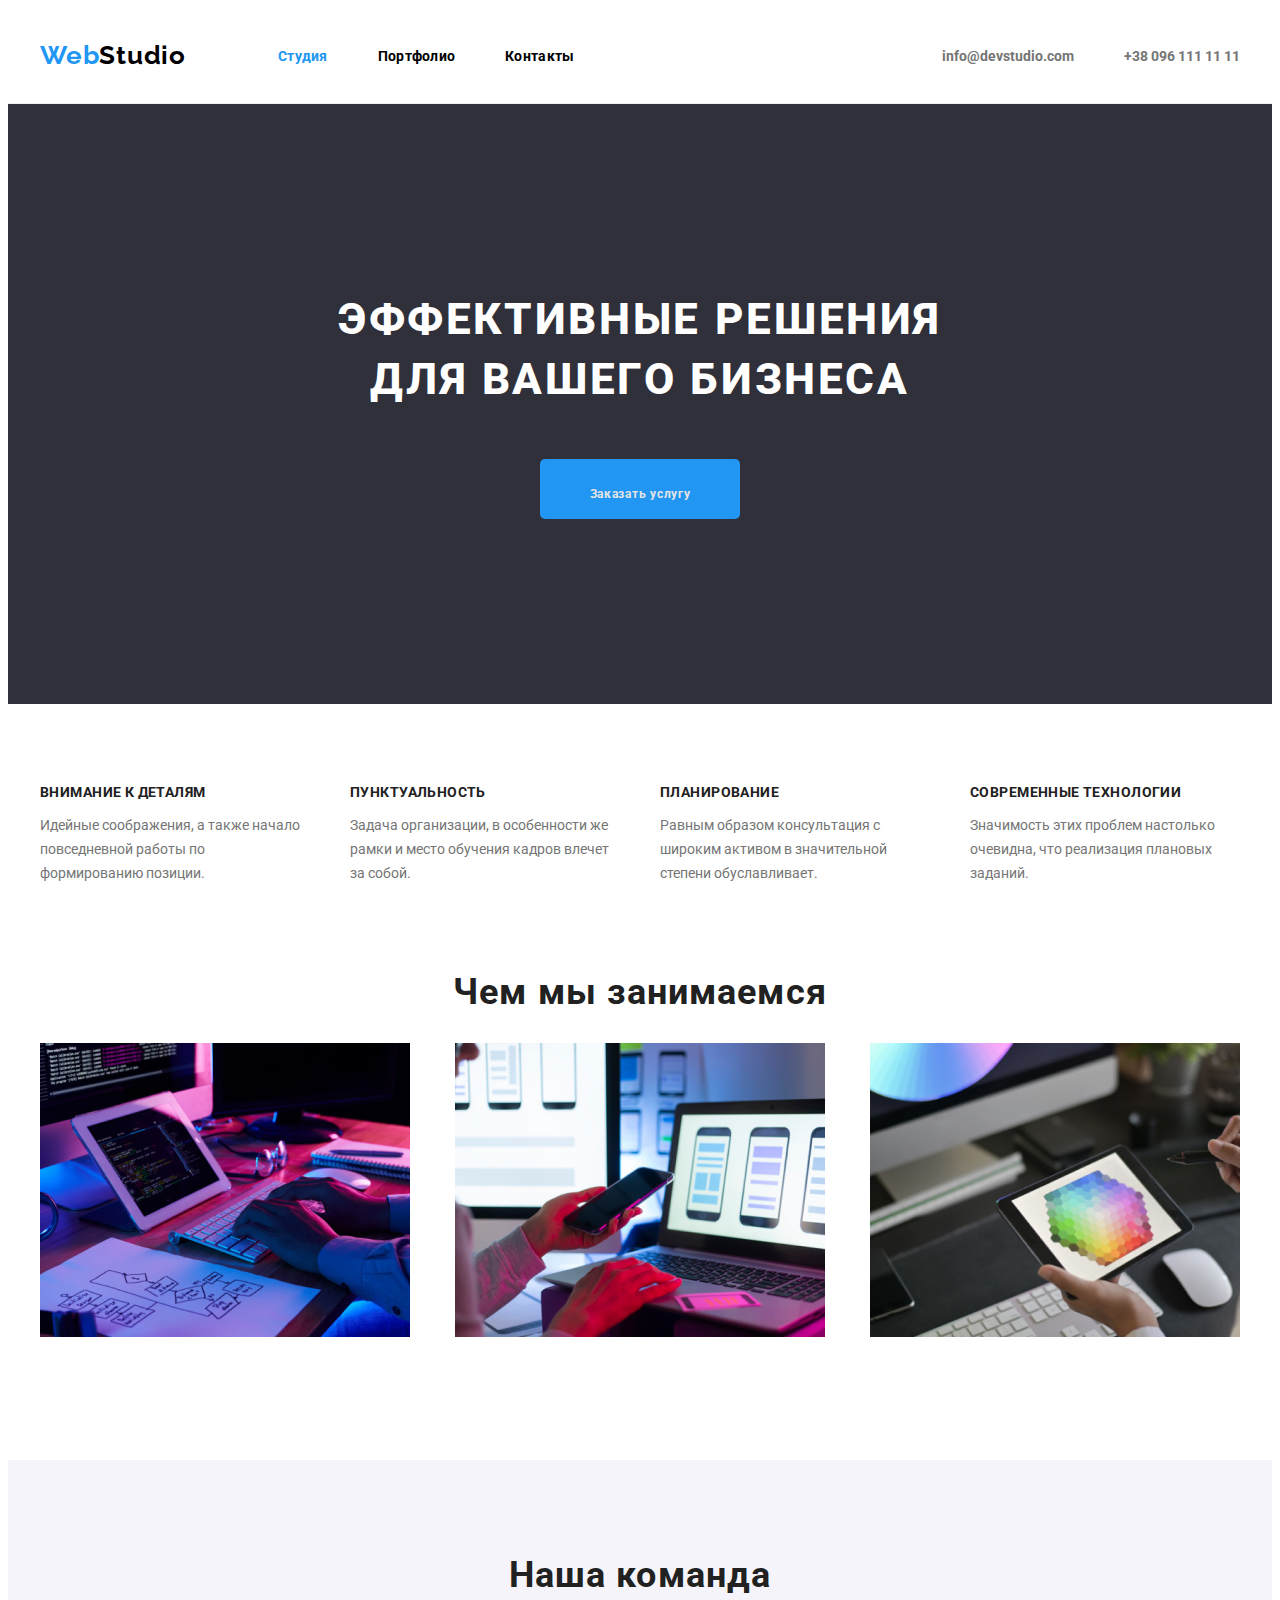
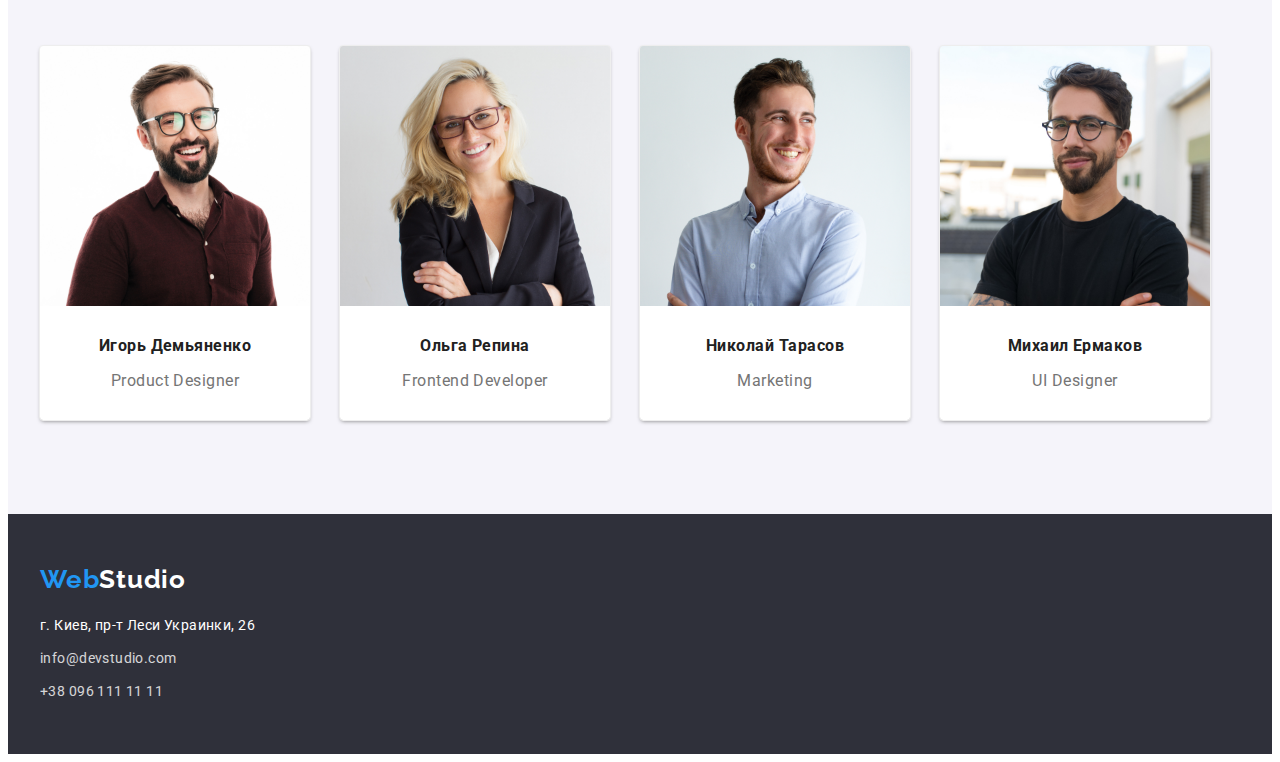
<file: index.htm>
<!DOCTYPE html>
<html lang="ru">
    <head>
        <meta charset="UTF-8">
        <link rel="stylesheet" href="https://cdnjs.cloudflare.com/ajax/libs/modern-normalize/1.0.0/modern-normalize.css"
            integrity="sha512-Zx6MlUMKSVJoQ+83OwhdILe8cSEsCzfqThJd7J/VA2UrK6Ctj85p+xzqfyuNXE5B1k25uUdmJ2OzItbBy9GHAQ=="
            crossorigin="anonymous" />
        <title lang="en">WebStudio_main_page</title>
        <link rel="preconnect" href="https://fonts.gstatic.com">
        <link href="https://fonts.googleapis.com/css2?family=Raleway:wght@700&family=Roboto:wght@400;500;700;900&display=swap"
            rel="stylesheet">
        <link rel="stylesheet" href="./CSS/styles1.css">
    </head>
    <body>
        <header class="header">
            <div class="header-container container">
                <nav class="header-left-navigation">
                    <a href="" class="logo"><span>Web</span>Studio</a>
                    <ul class="main-menu">
                        <li><a href="./index.htm" class="main-menu-title current"><b>Студия</b></a></li>
                        <li><a href="./portfolio.htm" class="main-menu-title"><b>Портфолио</b></a></li>
                        <li><a href="#" class="main-menu-title"><b>Контакты</b></a></li>
                    </ul>
                </nav>
                <address class="header-address">
                    <a class="header-right-navigation" href="mailto:info@devstudio.com"> info@devstudio.com</a>
                    <a class="header-right-navigation" href="tel:+380961111111"> +38 096 111 11 11</a>
                </address>
            </div>
        </header>
        <main>
            <section class="moto-section">
                <div class="moto-container">
                    <h1>Эффективные решения для вашего бизнеса</h1>
                    <a href="#"class="button">Заказать услугу</a>
                </div>
            </section>
            <!--HERO-->
            <section class="preferences">
                <div class="preferences-container container">
                    <ul>
                        <li><h2> Внимание к деталям</h2>
                        <p>Идейные соображения, а также начало повседневной работы по формированию позиции.</p></li>
                        <li><h2>Пунктуальность</h2>
                        <p>Задача организации, в особенности же рамки и место обучения кадров влечет за собой.</p></li>
                        <li><h2>Планирование</h2>
                        <p>Равным образом консультация с широким активом в значительной степени обуславливает.</p></li>
                        <li><h2>Современные технологии</h2>
                        <p>Значимость этих проблем настолько очевидна, что реализация плановых заданий.</p></li>
                    </ul>
                </div>
            </section>
            <section class="what-we-do">
                <div class="what-we-do-container container">
                    <h2>Чем мы занимаемся</h2>
                    <ul class="what-we-do-pictures">
                        <li><img src="./images/box1.png" alt="frontend" width="370"/></li>
                        <li><img src="./images/box2.png" alt="backend" width="370"/></li>    
                        <li><img src="./images/box3.png" alt="design" width="370"/></li>
                    </ul>
                </div>
            </section>
            <section class="our-team">
                <div class="our-team-container container">
                <h2>Наша команда</h2>
                    <ul>
                        <li><img src="./images/img1.jpg" alt="Игорь Демьяненко" width="270"/>
                            <div class="our-team-img-tittle">
                                <h3>Игорь Демьяненко</h3>
                                <p lang="en">Product Designer</p>
                            </div>
                        </li>
                        <li><img src="./images/img2.jpg" alt="Ольга Репина" width="270"/>
                            <div class="our-team-img-tittle">
                                <h3>Ольга Репина</h3>
                                <p lang="en">Frontend Developer</p>
                            </div>
                        </li>
                        <li><img src="./images/img3.jpg" alt="Николай Тарасов" width="270"/>
                            <div class="our-team-img-tittle">
                                <h3>Николай Тарасов</h3>
                                <p lang="en">Marketing</p>
                            </div>
                        </li>
                        <li>
                            <img src="./images/img4.jpg" alt="Михаил Ермаков" width="270"/>
                            <div class="our-team-img-tittle">
                                <h3>Михаил Ермаков</h3>
                                <p lang="en">UI Designer</p>
                            </div>
                        </li>
                    </ul>
                </div>
            </section>
        </main>
        <footer class="footer">
            <div class="footer-container container">
                <a href="" class="logo"> <span>Web</span>Studio</a>
                <address>
                    <ul>
                        <li>г. Киев, пр-т Леси Украинки, 26</li>
                        <li>
                            <a href="mailto:info@devstudio.com"> info@devstudio.com</a>
                        </li>
                        <li>
                            <a href="tel:+380961111111"> +38 096 111 11 11</a>
                        </li>
                    </ul>
                </address>
            </div>
        </footer>
    </body>
</html>
</file>
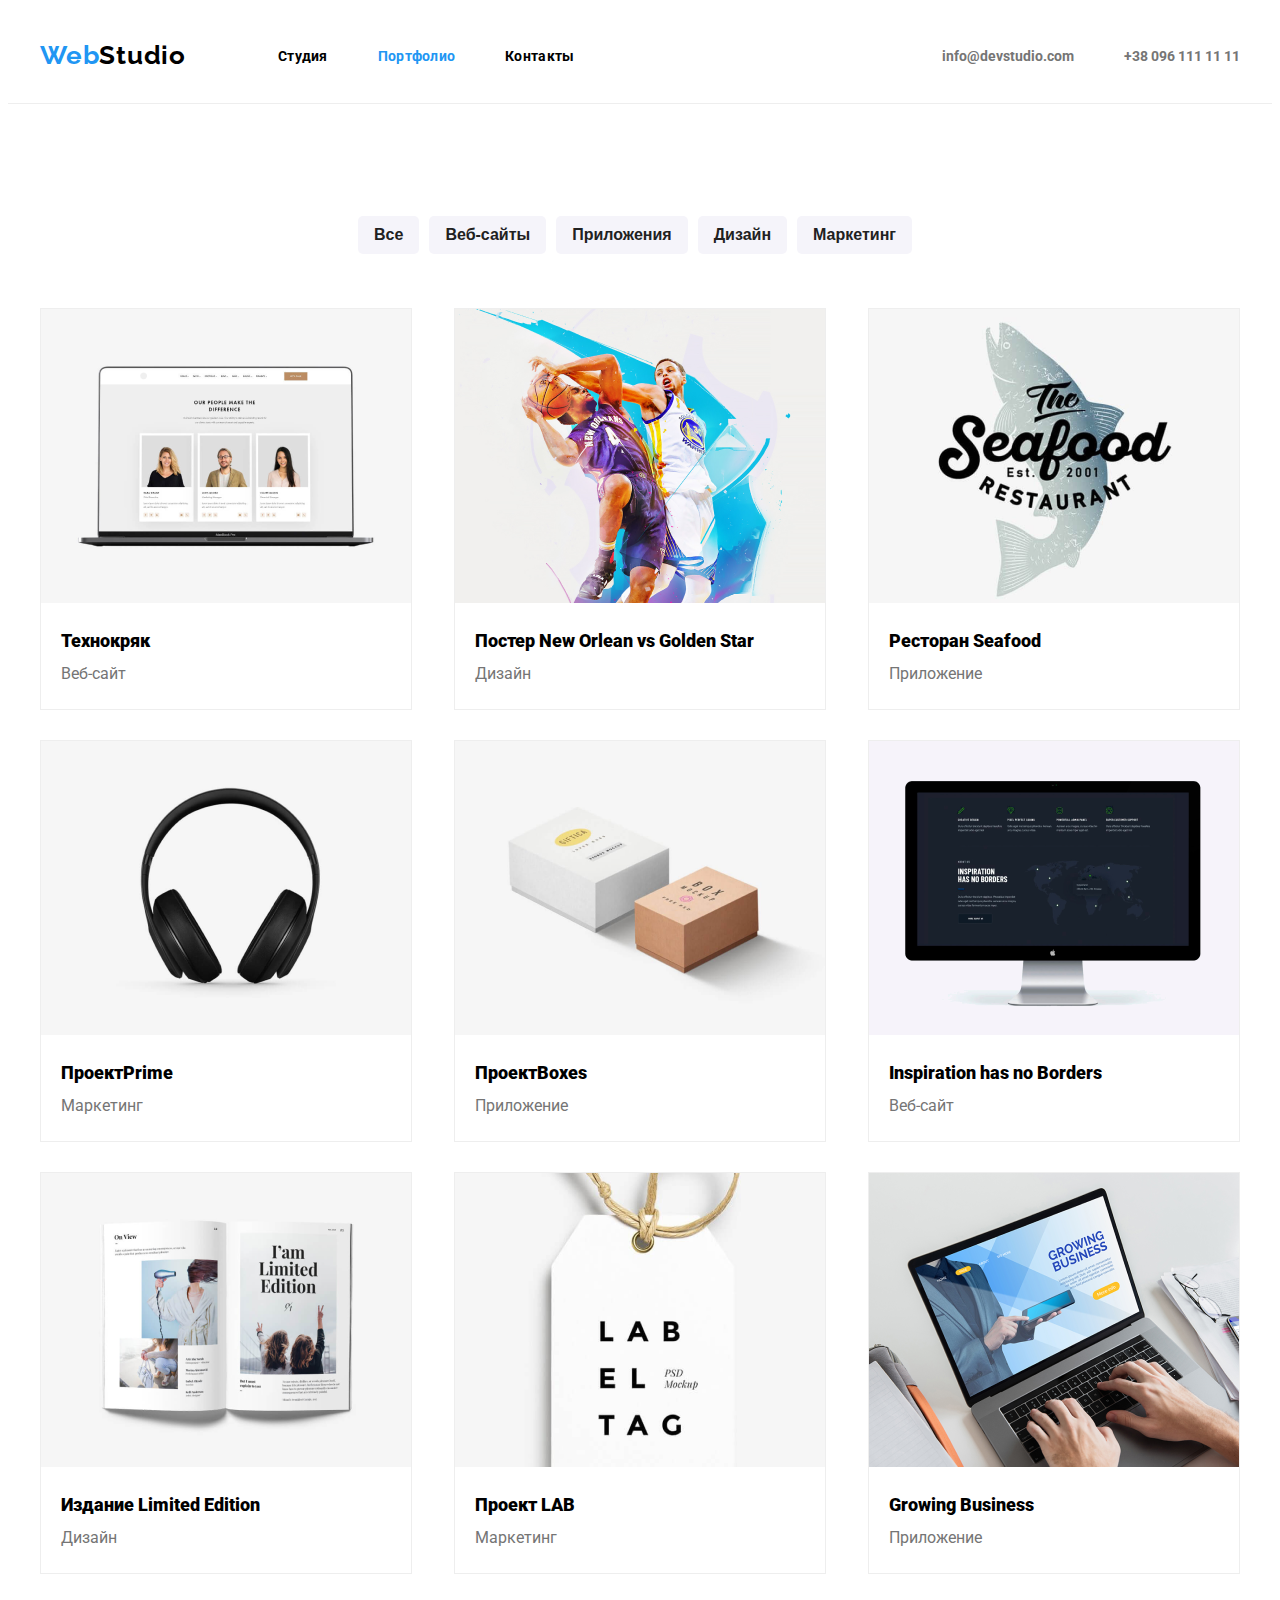
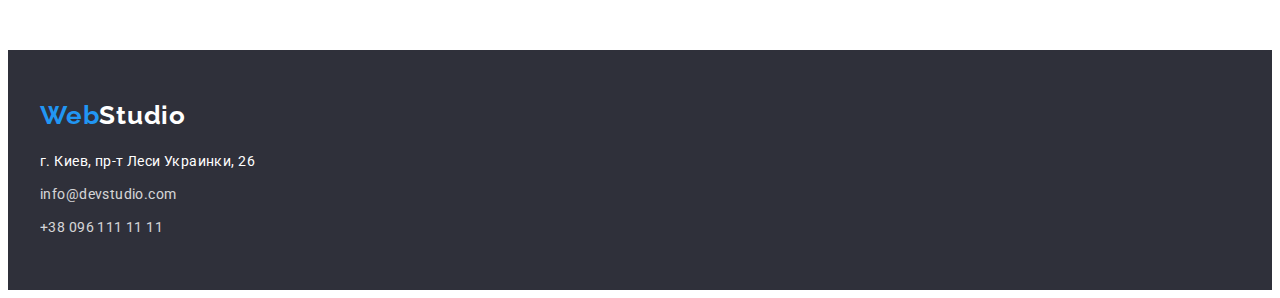
<file: portfolio.htm>
<!DOCTYPE html>
<html lang="ru">
    <head>
        <meta charset="UTF-8">
        <link rel="stylesheet" href="https://cdnjs.cloudflare.com/ajax/libs/modern-normalize/1.0.0/modern-normalize.css"
            integrity="sha512-Zx6MlUMKSVJoQ+83OwhdILe8cSEsCzfqThJd7J/VA2UrK6Ctj85p+xzqfyuNXE5B1k25uUdmJ2OzItbBy9GHAQ=="
            crossorigin="anonymous" />
        <title lang="en">WebStudio_main_page</title>
        <link rel="preconnect" href="https://fonts.gstatic.com">
        <link href="https://fonts.googleapis.com/css2?family=Raleway:wght@700&family=Roboto:wght@400;500;700;900&display=swap"
            rel="stylesheet">
        <link rel="stylesheet" href="./CSS/styles1.css">
    </head>
    <body>
        <header class="header">
            <div class="header-container container">
                <nav class="header-left-navigation">
                    <a href="" class="logo"><span>Web</span>Studio</a>
                    <ul class="main-menu">
                        <li><a href="./index.htm" class="main-menu-title"><b>Студия</b></a></li>
                        <li><a href="./portfolio.htm" class="main-menu-title current"><b>Портфолио</b></a></li>
                        <li><a href="#" class="main-menu-title"><b>Контакты</b></a></li>
                    </ul>
                </nav>
                <address class="header-address">
                <a class="header-right-navigation" href="mailto:info@devstudio.com"> info@devstudio.com</a>
                <a class="header-right-navigation" href="tel:+380961111111"> +38 096 111 11 11</a>
                </address>
            </div>
        </header>
        <main>
            <section class="portfolio">
                <div class="container">
                    <nav class="buttons">
                        <ul>
                            <li><button type="button">Все</button></li>
                            <li><button type="button">Веб-сайты</button></li>
                            <li><button type="button">Приложения</button></li>
                            <li><button type="button">Дизайн</button></li>
                            <li><button type="button">Маркетинг</button></li>
                        </ul>
                    </nav>
                    <div class="pictures">
                        <ul>
                            <li><a href=""><img src="./images/technokriak.png" alt="лептоп" width="370" height="294"/>
                                <div class="pictures-tittle">
                                    <h3><b>Технокряк</b></h3>
                                    <p>Веб-сайт</p></a>
                                </div>
                            </li>
                            <li><a href=""><img src="./images/poster_new_orlean_vs_golden_star.png" alt="постер - Новый Орлеан" width="370" height="294" />
                                <div class="pictures-tittle">
                                    <h3> <b>Постер </b><b lang="en">New Orlean vs Golden Star</b></h3>
                                    <p>Дизайн</p></a>
                                </div>
                            </li>
                            <li><a href=""><img src="./images/restaurant_seafood.png" alt="постер-ресторан морепродуктов" width="370" height="294" />
                                <div class="pictures-tittle">
                                    <h3><b>Ресторан </b><b lang="en">Seafood</b></h3>
                                    <p>Приложение</p></a>
                                </div>
                            </li>
                            <li><a href=""><img src="./images/headphones.png" alt="наушники" width="370" height="294" />
                                <div class="pictures-tittle">
                                    <h3><b>Проект</b><b lang="en">Prime</b></h3>
                                    <p>Маркетинг</p></a>
                                </div>
                            </li>
                            <li><a href=""><img src="./images/project_boxes.png" alt="ящики" width="370" height="294" />
                                <div class="pictures-tittle">
                                    <h3><b>Проект</b><b lang="en">Boxes</b></h3>
                                    <p>Приложение</p></a>
                                </div>
                            </li>
                            <li><a href=""><img src="./images/inspiration_has_noborders.png" alt="монитор компьютера" width="370" height="294" />
                                <div class="pictures-tittle">
                                    <h3><b lang="en">Inspiration has no Borders</b></h3>
                                    <p>Веб-сайт</p></a>
                                </div>
                            </li>
                            <li><a href=""><img src="./images/book.png" alt="книга" width="370" height="294" />
                                <div class="pictures-tittle">
                                    <h3><b>Издание </b><b lang="en">Limited Edition</b></h3>
                                    <p>Дизайн</p></a>
                                </div>
                            </li>
                            <li><a href=""><img src="./images/label.png" alt="бирка" width="370" height="294" />
                                <div class="pictures-tittle">
                                    <h3><b>Проект </b><b lang="en">LAB</b></h3>
                                    <p>Маркетинг</p></a>
                                </div>
                            </li>
                            <li><a href=""><img src="./images/lap_top.png" alt="сайт на экране компьютера" width="370" height="294" />
                                <div class="pictures-tittle">
                                    <h3><b lang="en">Growing Business</b></h3>
                                    <p>Приложение</p></a>
                                </div>
                            </li>
                        </ul>
                    </div>
                </div>
            </section>
        </main>
        <footer class="footer">
            <div class="footer-container container">
                <a href="" class="logo"> <span>Web</span>Studio</a>
                <address>
                    <ul>
                        <li>г. Киев, пр-т Леси Украинки, 26</li>
                        <li>
                            <a href="mailto:info@devstudio.com"> info@devstudio.com</a>
                        </li>
                        <li>
                            <a href="tel:+380961111111"> +38 096 111 11 11</a>
                        </li>
                    </ul>
                </address>
            </div>
        </footer>
    </body>
</html>
</file>
<file: CSS/styles1.css>
:root {
  --primary-text-color: color: #212121;
  --primary-background-color: color: #E5E5E5;
}
body {
  font-family: "Raleway", sans-serif;
  font-family: "Roboto", sans-serif;
  color: #212121;
}
a {
  text-decoration: none;
  color: #000000;
}
a:hover,
a:focus {
  color: #2196f3;
}
h1,
h2,
h3 {
  font-family: "Roboto";
  margin: 0;
}
ul{
  margin: 0;
  padding: 0;
}
img{
  display:block;
}
.header{
  border-bottom: solid 1px #eeeeee;
  padding: 32px 0;
}
.container{
  width: 1200px;
  padding-left: 15px;
  padding-right: 15px;
  margin-left: auto;
  margin-right: auto;
}
.header-container {
  display: flex;
}
a.logo {
  width: 145px;
  height: 31px;
  color: #000000;
  font-family: "Raleway";
  line-height: normal;
  font-size: 26px;
  font-weight: 700;
  letter-spacing: 0.03em;
  margin-right: 93px;
}
.logo > span {
  color: #2196f3;
}
.header-left-navigation,
.header-address {
  display: flex;
  align-items: center;
}
.header-address {
  align-items: center;
  font-style: normal;
  margin-left: auto;
}
.header-right-navigation {
  font-size: 14px;
  line-height: normal;
  text-decoration: none;
  font-weight: 700;
  color: #757575;
}
.main-menu {
  display: flex;
  list-style: none;
  margin: auto;
}
.main-menu li .current {
  color: #2196f3;
}
.main-menu li:not(:last-child),
.header-right-navigation:not(:last-child) {
  margin-right: 50px;
}
.main-menu a {
  font-size: 14px;
  font-weight: 400;
  letter-spacing: 0.02em;
  padding: 6px 0;
}
.moto-section{
  background-color: #2f303a;
  width: 100%;
  height: 600px;
  display: flex;
  align-items: center;
  justify-content: center;
}
.moto-container {
  width: 696px;
  display: flex;
  align-items: center;
  justify-content: center;
  text-align: center;
  flex-wrap: wrap;
}
.moto-container h1 {
  font-size: 44px;
  line-height: 1.364;
  letter-spacing: 0.06em;
  font-weight: 800;
  color: #ffff;
  text-transform: uppercase;
  margin-bottom: 50px;
}
.moto-container .button {
  display: inline-block;
  align-content:space-around;
  width: 200px;
  height: 50px;
  color: #e5e5e5;
  background-color: #2196f3;
  font-size: 12px;
  font-weight: 700;
  padding-top: 10px;
  line-height: 2.5;
  letter-spacing: 0.06em;
  border-radius: 5px;
}
.preferences{
  padding: 80px 0 94px;
}
.preferences-container ul {
  display: flex;
  flex-direction: row;
  justify-content: space-between;
  list-style: none;
}
.preferences-container h2 {
  font-size: 14px;
  font-weight: 700;
  line-height: normal;
  letter-spacing: 0.03em;
  text-align: left;
  text-transform: uppercase;
  color: #212121;
}
.preferences-container li {
  width: 270px;
  height: 93px;
  font-size: 14px;
  color: #757575;
  line-height: 1.714;
  font-weight: 400;
  text-align: left;
}
.preferences-container li:not(:last-child){
  margin-right: 30px;
}
.what-we-do{
  padding-bottom: 123px;
}
.what-we-do-container h2 {
  text-align: center;
  font-size: 36px;
  font-weight: 700;
  letter-spacing: 0.03em;
  margin: 0;
  padding-bottom: 30px;
}
.what-we-do-pictures {
  display: flex;
  flex-direction: row;
  justify-content: space-between;
  list-style: none;
  width: 100%;
}
.our-team{
  background-color: #f5f4fa;
  width: 100%;
  align-items: center;
  padding: 94px 0;
}
.our-team-container ul {
  list-style: none;
  display: flex;
}
.our-team-container h2 {
  text-align: center;
  font-size: 36px;
  font-weight: 700;
  letter-spacing: 0.03em;
  margin-bottom: 50px;
}
.our-team-container li {
  text-align: center;
  outline-color: #eeeeee;
  outline-style: solid;
  outline-width: 1px;
  background-color: #ffffff;
  box-shadow: 0px 2px 4px -1px #757575;
  border-radius: 3px;
}
.our-team-container li:not(:last-child){
  margin-right: 30px;
}
.our-team-img-tittle{
  justify-items: center;
  padding: 30px;
}
.our-team-container h3 {
  font-size: 16px;
  font-weight: 400px;
  letter-spacing: 0.03em;
}
.our-team-container p {
  color: #757575;
  letter-spacing: 0.03em;
  margin-top: 16px;
  margin-bottom: 0;
}
.footer{
  padding: 50px 0;
  background-color: #2f303a;
  width: 100%;
}
.footer-container ul a {
  display: inline-block;
  text-decoration: none;
  color: #ffffff;
  margin-top: 9px;
}
.footer-container li a {
  opacity: 80%;
}
.footer-container a.logo {
  color: #ffffff;
}
.footer-container ul {
  list-style: none;
  text-decoration: none;
  color: #ffffff;
  font-size: 14px;
  font-weight: 400;
  line-height: 1.714;
  letter-spacing: 0.03em;
  padding-top: 20px;
}
.footer-container address {
  font-style: normal;
}

/* portfolio */

.portfolio {
  display: flex;
  flex-wrap: wrap;
  align-items: center;
  justify-content: center;
  padding-top: 112px;
}
.buttons{
  display: flex;
  justify-items: center;
}
.buttons ul {
  margin: auto;
  padding: 0;
  list-style: none;
  width: 611px;
  display: flex;
  flex-direction: row;
  justify-content: space-between;
  justify-content: center;
  margin-bottom: 54px;
}
.buttons button {
  width: auto;
  height: 38px;
  color: #212121;
  background-color: #f5f4fa;
  font-size: 16px;
  line-height: 1.63;
  font-weight: 700;
  padding-left: 16px;
  padding-right: 16px;
  border-radius: 5px;
  margin-right: 10px;
  text-align: center;
  border-style: none;
}
button:hover,
button:focus {
  color: #ffffff;
  background-color: #2196f3;
  cursor: pointer;
}
.pictures ul {
  display: flex;
  flex-wrap: wrap;
  justify-content: space-between;
  padding-bottom: 76px;
}
.pictures li:nth-child(3n){
  margin-right: 0;
}
.pictures li:nth-last-child(-n + 3){
  margin-bottom: 0;
}
.pictures li {
  width: 370px;
  list-style: none;
  border-style: solid;
  border-width: 1px;
  border-color: #eeeeee;
  margin-bottom: 30px;
  margin-right: 30px;
}
.pictures-tittle{
  padding: 20px;
}
/*.pictures li {
  width: calc((100%-60px)/3);
  list-style: none;
  display: flex;
  border-style: solid;
  border-width: 1px;
  border-color: #eeeeee;
  margin-bottom: 30px;
  margin-right: 30px;
}*/

.pictures h3 {
  font-size: 18px;
  font-weight: 700;
  line-height: 2;
}
.pictures p {
  color: #757575;
  font-size: 16px;
  line-height: 1.88;
  margin: 0;
}
</file>
